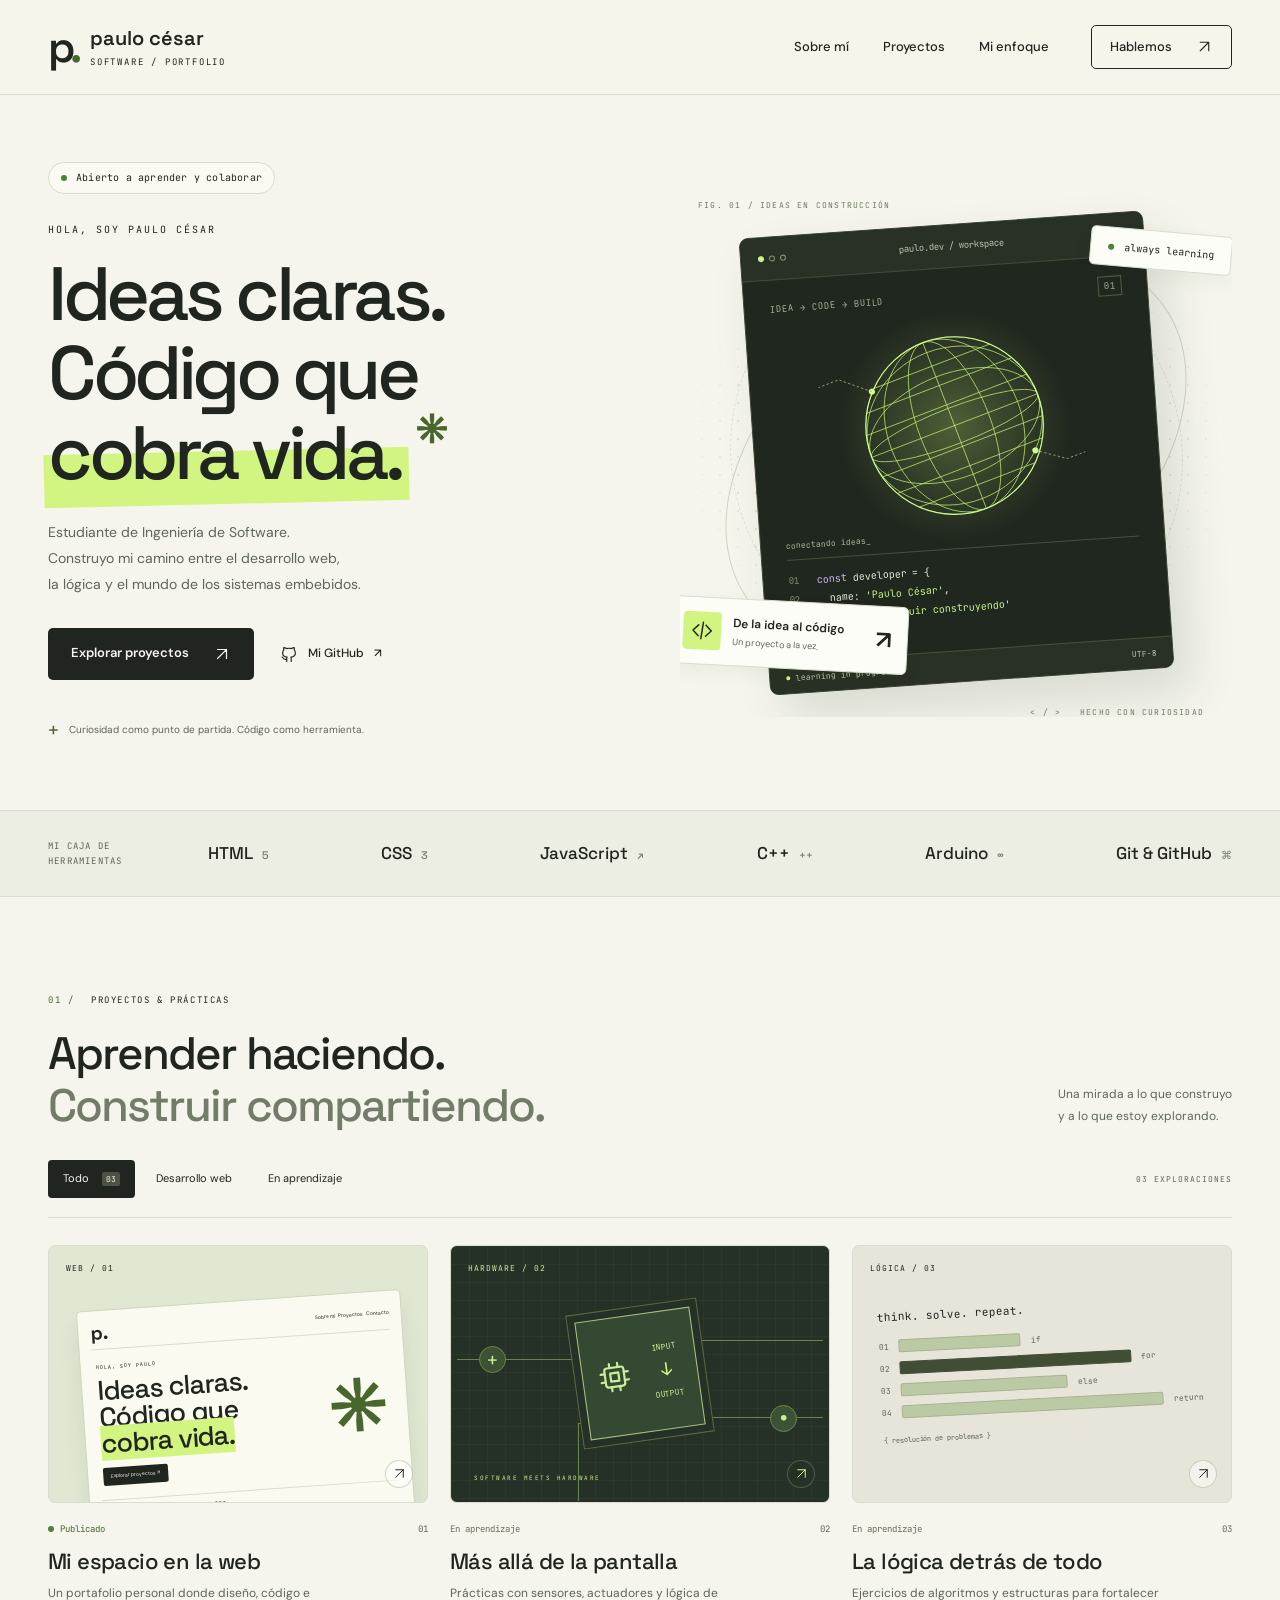
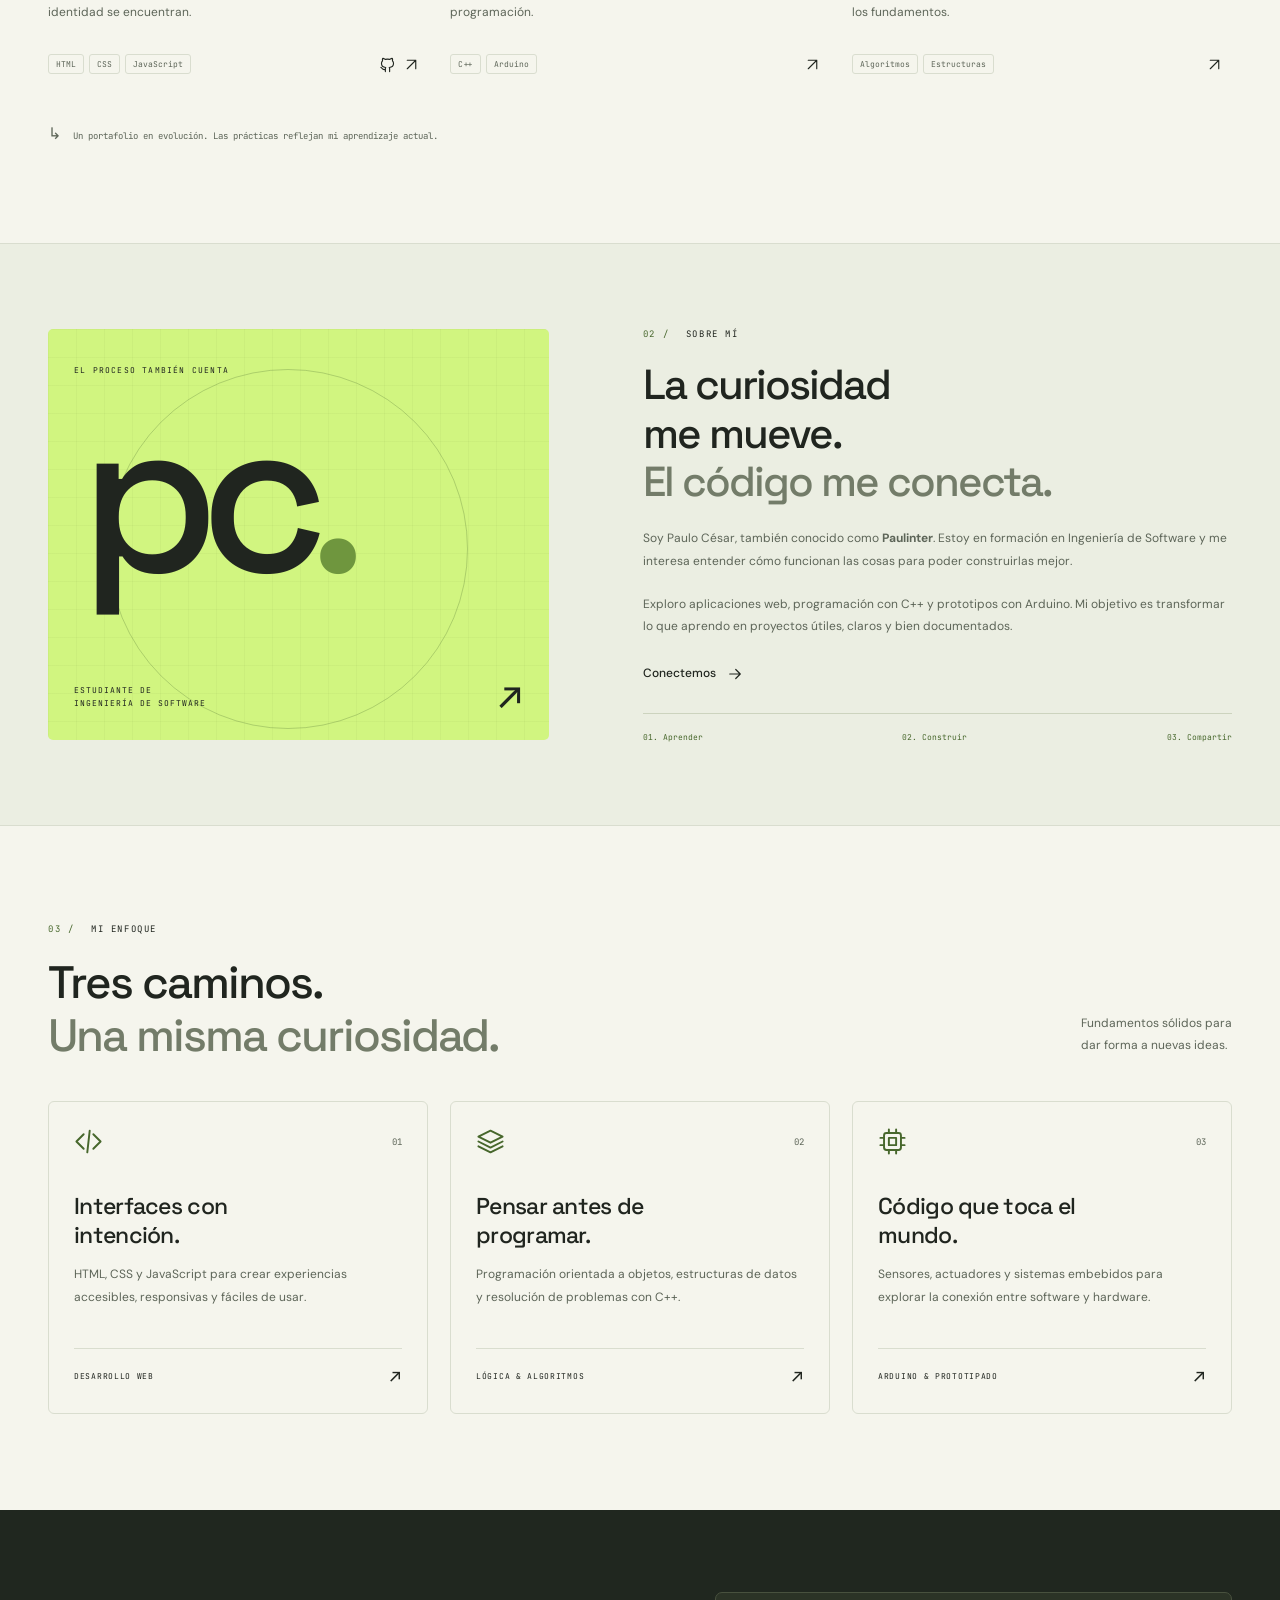
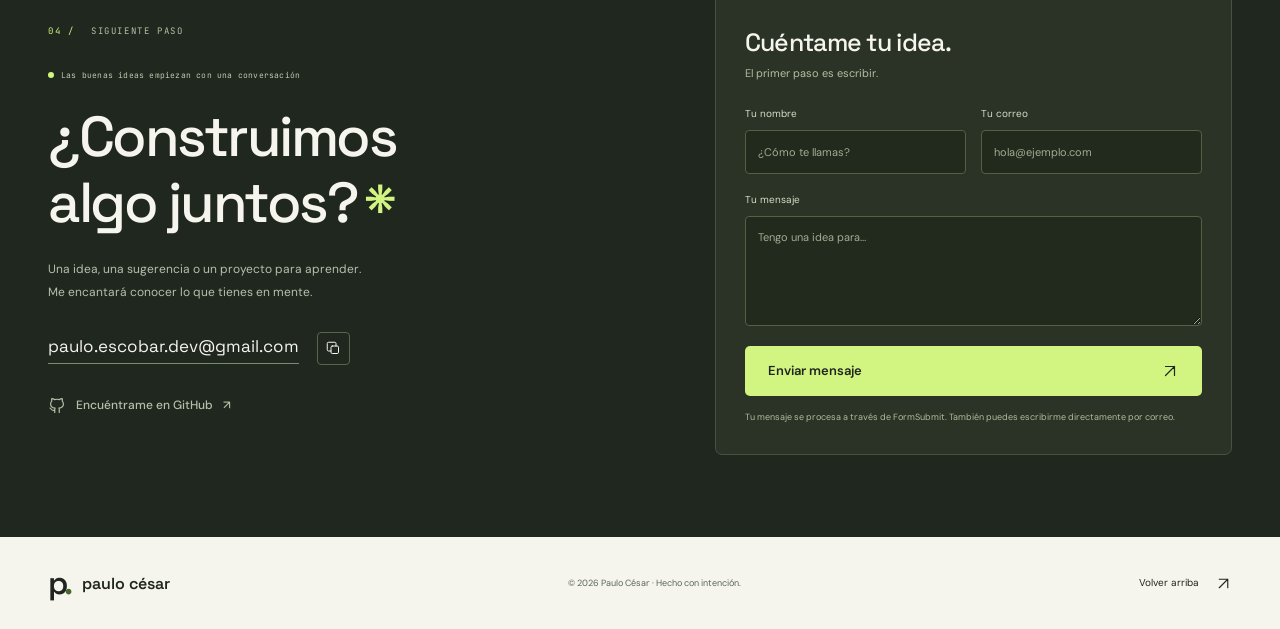
<file: index.html>
<!doctype html>
<html lang="es">
  <head>
    <meta charset="utf-8" />
    <meta name="viewport" content="width=device-width, initial-scale=1" />
    <meta
      name="description"
      content="Paulo César, estudiante de Ingeniería de Software. Portafolio de desarrollo web, C++ y Arduino. Aprender, construir y compartir."
    />
    <meta name="theme-color" content="#f5f5ed" />
    <meta property="og:title" content="Paulo César — Ideas claras. Código que cobra vida." />
    <meta
      property="og:description"
      content="Portafolio de desarrollo web, programación y prototipado. Aprender, construir y compartir."
    />
    <meta property="og:type" content="website" />
    <title>Paulo César — Portafolio de Software</title>
    <link rel="icon" href="favicon.ico" />
    <link rel="preconnect" href="https://fonts.googleapis.com" />
    <link rel="preconnect" href="https://fonts.gstatic.com" crossorigin />
    <link
      href="https://fonts.googleapis.com/css2?family=DM+Sans:wght@400;500;600;700&family=Space+Grotesk:wght@400;500;600;700&family=JetBrains+Mono:wght@400;500&display=swap"
      rel="stylesheet"
    />
    <link rel="stylesheet" href="css/style.css" />
    <script src="js/main.js" defer></script>
  </head>
  <body>
    <svg class="icon-definitions" xmlns="http://www.w3.org/2000/svg" aria-hidden="true">
      <defs>
        <symbol id="arrow" viewBox="0 0 24 24"><path d="M5 12h14m-6-6 6 6-6 6" /></symbol>
        <symbol id="diagonal" viewBox="0 0 24 24"><path d="M6 18 18 6M6 6h12v12" /></symbol>
        <symbol id="code" viewBox="0 0 24 24">
          <path d="m8 6-6 6 6 6m8-12 6 6-6 6m-3-15-2 18" />
        </symbol>
        <symbol id="chip" viewBox="0 0 24 24">
          <rect x="5" y="5" width="14" height="14" rx="2" />
          <path d="M9 9h6v6H9zM9 2v3m6-3v3M9 19v3m6-3v3M2 9h3m-3 6h3m14-6h3m-3 6h3" />
        </symbol>
        <symbol id="layers" viewBox="0 0 24 24">
          <path d="m12 3 10 5-10 5L2 8zm-10 9 10 5 10-5M2 16l10 5 10-5" />
        </symbol>
        <symbol id="github" viewBox="0 0 24 24">
          <path
            d="M9 19c-4.5 1.5-4.5-2.5-6.3-3M15 22v-3.5c0-1 .1-1.7-.5-2.3 4.5-.5 6-2.1 6-5.7 0-1.4-.5-2.7-1.5-3.7.2-1 .3-2.2-.1-3.3 0 0-1.1-.4-3.6 1.3a12.5 12.5 0 0 0-6.6 0C6.2 3.1 5.1 3.5 5.1 3.5c-.4 1.1-.3 2.3-.1 3.3-1 1-1.5 2.3-1.5 3.7 0 3.6 1.5 5.2 6 5.7-.6.6-.6 1.5-.5 2.3V22"
          />
        </symbol>
        <symbol id="copy" viewBox="0 0 24 24">
          <rect x="8" y="8" width="12" height="12" rx="2" />
          <path d="M16 8V4a2 2 0 0 0-2-2H4a2 2 0 0 0-2 2v10a2 2 0 0 0 2 2h4" />
        </symbol>
      </defs>
    </svg>
    <a class="skip-link" href="#contenido">Saltar al contenido</a>
    <header class="site-header">
      <nav class="wrap navigation" aria-label="Navegación principal">
        <a class="brand" href="#inicio" aria-label="Paulo César, inicio"
          ><span class="brand-mark">p<span>.</span></span
          ><span>paulo césar<span class="brand-sub">SOFTWARE / PORTFOLIO</span></span></a
        >
        <button
          class="menu-toggle"
          aria-expanded="false"
          aria-controls="navlinks"
          aria-label="Abrir menú"
        >
          <span></span><span></span>
        </button>
        <div class="navlinks" id="navlinks">
          <a href="#sobre-mi">Sobre mí</a><a href="#proyectos">Proyectos</a
          ><a href="#enfoque">Mi enfoque</a
          ><a class="nav-contact" href="#contacto"
            >Hablemos <svg class="icon"><use href="#diagonal" /></svg
          ></a>
        </div>
      </nav>
    </header>
    <main id="contenido">
      <section class="hero wrap" id="inicio" aria-labelledby="hero-title">
        <div class="hero-copy">
          <p class="availability">
            <span class="status-dot"></span> Abierto a aprender y colaborar
          </p>
          <p class="hero-intro">HOLA, SOY PAULO CÉSAR</p>
          <h1 id="hero-title">
            Ideas claras.<br />Código que<br /><span class="highlight">cobra vida.</span
            ><span class="title-period">*</span>
          </h1>
          <p class="lead">
            Estudiante de Ingeniería de Software.<br />Construyo mi camino entre el desarrollo
            web,<br class="desktop-break" />
            la lógica y el mundo de los sistemas embebidos.
          </p>
          <div class="actions">
            <a class="button primary" href="#proyectos"
              >Explorar proyectos <svg class="icon"><use href="#diagonal" /></svg></a
            ><a
              class="text-link"
              href="https://github.com/Paulinter"
              target="_blank"
              rel="noopener noreferrer"
              ><svg class="icon"><use href="#github" /></svg> Mi GitHub
              <span aria-hidden="true">↗</span></a
            >
          </div>
          <div class="hero-footnote">
            <span class="tiny-cross">+</span> Curiosidad como punto de partida. Código como
            herramienta.
          </div>
        </div>
        <div class="hero-visual" role="img" aria-label="Ilustración de código y una esfera digital">
          <span class="visual-coordinate">FIG. 01 / IDEAS EN CONSTRUCCIÓN</span>
          <div class="orbit orbit-one"></div>
          <div class="orbit orbit-two"></div>
          <div class="floating-label label-top">
            <span class="status-dot"></span> always learning
          </div>
          <div class="code-window">
            <div class="window-bar">
              <span class="window-dots"><i></i><i></i><i></i></span
              ><span>paulo.dev / workspace</span><span class="window-plus">+</span>
            </div>
            <div class="workspace-body">
              <div class="workspace-heading">
                <span class="mono">IDEA → CODE → BUILD</span><span class="workspace-index">01</span>
              </div>
              <div class="sphere-wrap">
                <svg class="digital-sphere" viewBox="0 0 320 320" fill="none">
                  <defs>
                    <radialGradient id="sphere-glow">
                      <stop stop-color="#d5ff78" stop-opacity=".26" />
                      <stop offset="1" stop-color="#c4ef6b" stop-opacity="0" />
                    </radialGradient>
                    <clipPath id="sphere-clip"><circle cx="160" cy="160" r="116" /></clipPath>
                  </defs>
                  <circle cx="160" cy="160" r="151" fill="url(#sphere-glow)" />
                  <g stroke="#c6f777" stroke-width=".85" clip-path="url(#sphere-clip)">
                    <circle cx="160" cy="160" r="116" />
                    <ellipse cx="160" cy="160" rx="88" ry="116" />
                    <ellipse cx="160" cy="160" rx="47" ry="116" />
                    <path d="M160 44v232M44 160h232" />
                    <ellipse cx="160" cy="160" rx="116" ry="24" />
                    <ellipse cx="160" cy="160" rx="116" ry="68" />
                    <ellipse cx="160" cy="160" rx="116" ry="102" />
                    <path d="M45 131h230M53 104h214M76 77h168M45 189h230M53 216h214M76 243h168" />
                  </g>
                  <circle cx="160" cy="160" r="116" stroke="#d0ff8a" stroke-width="1.5" />
                  <circle cx="75" cy="80" r="4" fill="#d0ff8a" />
                  <path
                    d="M75 80 40 50H12m235 178 35 25h25"
                    stroke="#a2b57f"
                    stroke-dasharray="3 3"
                  />
                  <circle cx="247" cy="228" r="4" fill="#d0ff8a" /></svg
                ><span class="sphere-caption">conectando ideas_</span>
              </div>
              <div class="code-snippet">
                <span class="line-number">01</span
                ><code><span class="syntax">const</span> developer = {</code
                ><span class="line-number">02</span
                ><code>&nbsp; name: <span class="code-string">'Paulo César'</span>,</code
                ><span class="line-number">03</span
                ><code>&nbsp; mindset: <span class="code-string">'seguir construyendo'</span></code
                ><span class="line-number">04</span><code>};<span class="code-caret"></span></code>
              </div>
            </div>
            <div class="window-footer">
              <span><span class="status-dot"></span> learning in progress</span><span>UTF-8</span>
            </div>
          </div>
          <div class="floating-label label-bottom">
            <span class="floating-icon"
              ><svg class="icon"><use href="#code" /></svg
            ></span>
            <div>De la idea al código<small>Un proyecto a la vez.</small></div>
            <span class="label-arrow">↗</span>
          </div>
          <span class="visual-bottom">&lt; / &gt; &nbsp; HECHO CON CURIOSIDAD</span>
        </div>
      </section>
      <div class="stack-strip">
        <div class="wrap">
          <span class="strip-label">MI CAJA DE HERRAMIENTAS</span>
          <ul aria-label="Tecnologías que estudio">
            <li>HTML<span>5</span></li>
            <li>CSS<span>3</span></li>
            <li>JavaScript<span>↗</span></li>
            <li>C++<span>++</span></li>
            <li>Arduino<span>∞</span></li>
            <li>Git & GitHub<span>⌘</span></li>
          </ul>
        </div>
      </div>
      <section class="section wrap" id="proyectos" aria-labelledby="projects-title">
        <div class="section-heading">
          <div>
            <p class="section-label"><span>01 /</span> PROYECTOS & PRÁCTICAS</p>
            <h2 id="projects-title">
              Aprender haciendo.<br /><span class="muted-heading">Construir compartiendo.</span>
            </h2>
          </div>
          <p class="section-summary">
            Una mirada a lo que construyo<br />y a lo que estoy explorando.
          </p>
        </div>
        <div class="project-toolbar">
          <div class="project-filters" role="group" aria-label="Filtrar proyectos">
            <button class="filter active" data-filter="all" aria-pressed="true">
              Todo <span>03</span></button
            ><button class="filter" data-filter="web" aria-pressed="false">Desarrollo web</button
            ><button class="filter" data-filter="learning" aria-pressed="false">
              En aprendizaje
            </button>
          </div>
          <span class="project-count" role="status" aria-live="polite">03 EXPLORACIONES</span>
        </div>
        <div class="project-grid">
          <article class="project-card featured" data-category="web">
            <button
              class="project-art portfolio-art"
              data-project="portfolio"
              aria-label="Ver detalles del portafolio web"
            >
              <span class="art-corner">WEB / 01</span
              ><span class="mini-browser" aria-hidden="true"
                ><span class="mini-nav"
                  ><b>p.</b><span>Sobre mí &nbsp; Proyectos &nbsp; Contacto</span></span
                ><span class="mini-hero"
                  ><span
                    ><small>HOLA, SOY PAULO</small
                    ><strong>Ideas claras.<br />Código que<br /><em>cobra vida.</em></strong
                    ><span class="mini-button">Explorar proyectos ↗</span></span
                  ><span class="mini-orb">*</span></span
                ><span class="mini-bottom"
                  >HTML &nbsp; / &nbsp; CSS &nbsp; / &nbsp; JAVASCRIPT</span
                ></span
              ><span class="art-open"
                ><svg class="icon"><use href="#diagonal" /></svg
              ></span>
            </button>
            <div class="project-info">
              <div class="project-meta">
                <span class="project-status"><span class="status-dot"></span> Publicado</span
                ><span>01</span>
              </div>
              <h3>Mi espacio en la web</h3>
              <p>Un portafolio personal donde diseño, código e identidad se encuentran.</p>
              <div class="project-bottom">
                <div class="tags"><span>HTML</span><span>CSS</span><span>JavaScript</span></div>
                <a
                  class="project-link"
                  href="https://github.com/Paulinter/PAGINA-WEB-BETA"
                  target="_blank"
                  rel="noopener noreferrer"
                  aria-label="Ver código del portafolio en GitHub"
                  ><svg class="icon"><use href="#github" /></svg
                  ><svg class="icon"><use href="#diagonal" /></svg
                ></a>
              </div>
            </div>
          </article>
          <article class="project-card" data-category="learning">
            <button
              class="project-art hardware-art"
              data-project="hardware"
              aria-label="Ver detalles de las prácticas con C++ y Arduino"
            >
              <span class="art-corner">HARDWARE / 02</span
              ><span class="circuit" aria-hidden="true"
                ><span class="circuit-wire wire-a"></span><span class="circuit-wire wire-b"></span
                ><span class="circuit-wire wire-c"></span
                ><span class="circuit-chip"
                  ><svg class="icon"><use href="#chip" /></svg
                  ><b>INPUT<br /><span>↓</span><br />OUTPUT</b></span
                ><span class="circuit-node node-a">+</span><span class="circuit-node node-b">●</span
                ><span class="circuit-caption">SOFTWARE MEETS HARDWARE</span></span
              ><span class="art-open"
                ><svg class="icon"><use href="#diagonal" /></svg
              ></span>
            </button>
            <div class="project-info">
              <div class="project-meta">
                <span class="project-status learning-status">En aprendizaje</span><span>02</span>
              </div>
              <h3>Más allá de la pantalla</h3>
              <p>Prácticas con sensores, actuadores y lógica de programación.</p>
              <div class="project-bottom">
                <div class="tags"><span>C++</span><span>Arduino</span></div>
                <button
                  class="project-link"
                  data-project="hardware"
                  aria-label="Ver prácticas de Arduino"
                >
                  <svg class="icon"><use href="#diagonal" /></svg>
                </button>
              </div>
            </div>
          </article>
          <article class="project-card" data-category="learning">
            <button
              class="project-art algorithm-art"
              data-project="algorithms"
              aria-label="Ver detalles de algoritmos y estructuras"
            >
              <span class="art-corner">LÓGICA / 03</span
              ><span class="algorithm-graphic" aria-hidden="true"
                ><span class="algorithm-label">think. solve. repeat.</span
                ><span class="algorithm-row"
                  ><span>01</span><i style="--bar: 38%"></i><b>if</b></span
                ><span class="algorithm-row"
                  ><span>02</span><i style="--bar: 72%"></i><b>for</b></span
                ><span class="algorithm-row"
                  ><span>03</span><i style="--bar: 52%"></i><b>else</b></span
                ><span class="algorithm-row"
                  ><span>04</span><i style="--bar: 90%"></i><b>return</b></span
                ><span class="algorithm-end">{ resolución de problemas }</span></span
              ><span class="art-open"
                ><svg class="icon"><use href="#diagonal" /></svg
              ></span>
            </button>
            <div class="project-info">
              <div class="project-meta">
                <span class="project-status learning-status">En aprendizaje</span><span>03</span>
              </div>
              <h3>La lógica detrás de todo</h3>
              <p>Ejercicios de algoritmos y estructuras para fortalecer los fundamentos.</p>
              <div class="project-bottom">
                <div class="tags"><span>Algoritmos</span><span>Estructuras</span></div>
                <button
                  class="project-link"
                  data-project="algorithms"
                  aria-label="Ver prácticas de algoritmos"
                >
                  <svg class="icon"><use href="#diagonal" /></svg>
                </button>
              </div>
            </div>
          </article>
        </div>
        <p class="projects-note">
          <span aria-hidden="true">↳</span> Un portafolio en evolución. Las prácticas reflejan mi
          aprendizaje actual.
        </p>
      </section>
      <section class="about-section" id="sobre-mi" aria-labelledby="about-title">
        <div class="wrap about-grid">
          <div class="about-art" aria-hidden="true">
            <span class="about-art-label">EL PROCESO TAMBIÉN CUENTA</span
            ><span class="about-monogram">pc<span>.</span></span>
            <div class="about-art-footer">
              <span>ESTUDIANTE DE<br />INGENIERÍA DE SOFTWARE</span><span>↗</span>
            </div>
          </div>
          <div class="about-copy">
            <p class="section-label"><span>02 /</span> SOBRE MÍ</p>
            <h2 id="about-title">
              La curiosidad<br />me mueve.<br /><span class="muted-heading"
                >El código me conecta.</span
              >
            </h2>
            <p>
              Soy Paulo César, también conocido como <strong>Paulinter</strong>. Estoy en formación
              en Ingeniería de Software y me interesa entender cómo funcionan las cosas para poder
              construirlas mejor.
            </p>
            <p>
              Exploro aplicaciones web, programación con C++ y prototipos con Arduino. Mi objetivo
              es transformar lo que aprendo en proyectos útiles, claros y bien documentados.
            </p>
            <a class="text-link" href="#contacto"
              >Conectemos <svg class="icon"><use href="#arrow" /></svg
            ></a>
            <div class="about-principles">
              <span>01. Aprender</span><span>02. Construir</span><span>03. Compartir</span>
            </div>
          </div>
        </div>
      </section>
      <section class="section wrap" id="enfoque" aria-labelledby="focus-title">
        <div class="section-heading">
          <div>
            <p class="section-label"><span>03 /</span> MI ENFOQUE</p>
            <h2 id="focus-title">
              Tres caminos.<br /><span class="muted-heading">Una misma curiosidad.</span>
            </h2>
          </div>
          <p class="section-summary">Fundamentos sólidos para<br />dar forma a nuevas ideas.</p>
        </div>
        <div class="focus-grid">
          <article class="focus-card">
            <div class="focus-card-top">
              <svg class="icon"><use href="#code" /></svg><span>01</span>
            </div>
            <h3>Interfaces con intención.</h3>
            <p>
              HTML, CSS y JavaScript para crear experiencias accesibles, responsivas y fáciles de
              usar.
            </p>
            <div class="focus-foot">DESARROLLO WEB <span>↗</span></div>
          </article>
          <article class="focus-card">
            <div class="focus-card-top">
              <svg class="icon"><use href="#layers" /></svg><span>02</span>
            </div>
            <h3>Pensar antes de programar.</h3>
            <p>
              Programación orientada a objetos, estructuras de datos y resolución de problemas con
              C++.
            </p>
            <div class="focus-foot">LÓGICA & ALGORITMOS <span>↗</span></div>
          </article>
          <article class="focus-card">
            <div class="focus-card-top">
              <svg class="icon"><use href="#chip" /></svg><span>03</span>
            </div>
            <h3>Código que toca el mundo.</h3>
            <p>
              Sensores, actuadores y sistemas embebidos para explorar la conexión entre software y
              hardware.
            </p>
            <div class="focus-foot">ARDUINO & PROTOTIPADO <span>↗</span></div>
          </article>
        </div>
      </section>
      <section class="contact-section" id="contacto" aria-labelledby="contact-title">
        <div class="wrap contact-grid">
          <div class="contact-copy">
            <p class="section-label"><span>04 /</span> SIGUIENTE PASO</p>
            <p class="availability">
              <span class="status-dot"></span> Las buenas ideas empiezan con una conversación
            </p>
            <h2 id="contact-title">
              ¿Construimos<br /><span>algo juntos?</span
              ><span class="contact-star" aria-hidden="true">*</span>
            </h2>
            <p>
              Una idea, una sugerencia o un proyecto para aprender.<br />Me encantará conocer lo que
              tienes en mente.
            </p>
            <div class="email-row">
              <a href="mailto:paulo.escobar.dev@gmail.com">paulo.escobar.dev@gmail.com</a
              ><button class="copy-email" aria-label="Copiar correo electrónico">
                <svg class="icon"><use href="#copy" /></svg>
              </button>
            </div>
            <a
              class="text-link"
              href="https://github.com/Paulinter"
              target="_blank"
              rel="noopener noreferrer"
              ><svg class="icon"><use href="#github" /></svg> Encuéntrame en GitHub
              <span>↗</span></a
            >
          </div>
          <form
            class="contact-form"
            action="https://formsubmit.co/paulo.escobar.dev@gmail.com"
            method="POST"
          >
            <h3>Cuéntame tu idea.</h3>
            <p class="form-intro">El primer paso es escribir.</p>
            <input
              type="hidden"
              name="_subject"
              value="Nuevo mensaje desde el portafolio de Paulo César"
            /><input type="hidden" name="_template" value="table" /><input
              type="hidden"
              name="_captcha"
              value="false"
            /><input
              type="hidden"
              name="_next"
              value="https://pagina-web-beta.onrender.com/?enviado=1#contacto"
            /><input
              class="honeypot"
              type="text"
              name="_honey"
              tabindex="-1"
              autocomplete="off"
              aria-hidden="true"
            />
            <div class="form-row">
              <label for="nombre"
                >Tu nombre<input
                  id="nombre"
                  name="nombre"
                  type="text"
                  autocomplete="name"
                  placeholder="¿Cómo te llamas?"
                  maxlength="100"
                  required /></label
              ><label for="email"
                >Tu correo<input
                  id="email"
                  name="email"
                  type="email"
                  autocomplete="email"
                  placeholder="hola@ejemplo.com"
                  maxlength="254"
                  required
              /></label>
            </div>
            <label for="mensaje"
              >Tu mensaje<textarea
                id="mensaje"
                name="mensaje"
                placeholder="Tengo una idea para…"
                maxlength="5000"
                required
              ></textarea></label
            ><button class="button primary" type="submit">
              <span>Enviar mensaje</span><svg class="icon"><use href="#diagonal" /></svg>
            </button>
            <p class="form-help">
              Tu mensaje se procesa a través de FormSubmit. También puedes escribirme directamente
              por correo.
            </p>
            <p class="form-feedback" role="status" aria-live="polite"></p>
          </form>
        </div>
      </section>
    </main>
    <footer class="wrap footer">
      <a class="brand" href="#inicio"
        ><span class="brand-mark">p<span>.</span></span
        ><span>paulo césar</span></a
      >
      <p>© <span id="year">2026</span> Paulo César · Hecho con intención.</p>
      <a class="back-top" href="#inicio"
        >Volver arriba <svg class="icon"><use href="#diagonal" /></svg
      ></a>
    </footer>
    <dialog class="project-dialog" aria-labelledby="dialog-title">
      <button class="dialog-close" aria-label="Cerrar detalles">×</button>
      <p class="section-label" id="dialog-category"></p>
      <h2 id="dialog-title"></h2>
      <p id="dialog-description"></p>
      <ul id="dialog-details"></ul>
      <a
        class="button primary"
        id="dialog-repo"
        href="https://github.com/Paulinter/PAGINA-WEB-BETA"
        target="_blank"
        rel="noopener noreferrer"
        >Explorar repositorio <svg class="icon"><use href="#diagonal" /></svg
      ></a>
      <p class="dialog-note" id="dialog-note"></p>
    </dialog>
    <div class="toast" role="status" aria-live="polite"></div>
  </body>
</html>
</file>
<file: css/style.css>
/* Paulo César — editorial portfolio. Native CSS, no build step. */
:root {
  --paper: #f5f5ed;
  --white: #fdfdf8;
  --ink: #20251f;
  --muted: #5d6558;
  --line: #d9ddcf;
  --lime: #d1f580;
  --green: #47672c;
  --dark: #20271f;
  --sans: 'DM Sans', sans-serif;
  --display: 'Space Grotesk', sans-serif;
  --mono: 'JetBrains Mono', monospace;
}
*,
*::before,
*::after {
  box-sizing: border-box;
}
* {
  margin: 0;
}
html {
  scroll-behavior: smooth;
  scroll-padding-top: 105px;
}
body {
  background: var(--paper);
  color: var(--ink);
  font-family: var(--sans);
  line-height: 1.6;
  -webkit-font-smoothing: antialiased;
}
button,
input,
textarea {
  font: inherit;
}
button,
a {
  -webkit-tap-highlight-color: transparent;
}
button {
  cursor: pointer;
}
a {
  color: inherit;
  text-decoration: none;
}
button {
  color: inherit;
}
::selection {
  background: var(--lime);
  color: var(--ink);
}
:focus-visible {
  outline: 3px solid var(--green);
  outline-offset: 5px;
}
button[hidden],
a[hidden],
[hidden] {
  display: none !important;
}
.wrap {
  width: min(1240px, calc(100% - 96px));
  margin-inline: auto;
}
.icon {
  width: 22px;
  height: 22px;
  fill: none;
  stroke: currentColor;
  stroke-width: 1.6;
  stroke-linecap: round;
  stroke-linejoin: round;
  flex-shrink: 0;
}
.icon-definitions {
  position: absolute;
  width: 0;
  height: 0;
  overflow: hidden;
}
.skip-link {
  position: fixed;
  top: -80px;
  left: 20px;
  padding: 12px 20px;
  background: var(--ink);
  color: var(--white);
  z-index: 300;
}
.skip-link:focus {
  top: 10px;
}
.site-header {
  position: sticky;
  top: 0;
  z-index: 50;
  background: rgba(245, 245, 237, 0.95);
  border-bottom: 1px solid var(--line);
  backdrop-filter: blur(12px);
  transition: box-shadow 0.2s;
}
.site-header.scrolled {
  box-shadow: 0 5px 24px #20251f08;
}
.navigation {
  height: 94px;
  display: flex;
  align-items: center;
  justify-content: space-between;
  gap: 32px;
}
.brand {
  display: inline-flex;
  align-items: center;
  gap: 13px;
  font-family: var(--display);
  font-weight: 600;
  font-size: 20px;
  line-height: 1.2;
  white-space: nowrap;
}
.brand-mark {
  font-size: 43px;
  letter-spacing: -5px;
  line-height: 1;
}
.brand-mark > span {
  color: var(--green);
}
.brand-sub {
  display: block;
  font-family: var(--mono);
  font-size: 9px;
  font-weight: 400;
  letter-spacing: 1.8px;
  margin-top: 7px;
}
.navlinks {
  display: flex;
  align-items: center;
  gap: 34px;
  font-size: 13px;
  font-weight: 500;
}
.navlinks > a {
  padding-block: 12px;
  transition: color 0.2s;
}
.navlinks > a:hover,
.navlinks > a.active {
  color: var(--green);
}
.navlinks > .nav-contact {
  display: flex;
  gap: 24px;
  align-items: center;
  border: 1px solid var(--ink);
  border-radius: 5px;
  padding: 11px 18px;
  margin-left: 8px;
}
.nav-contact:hover {
  background: var(--lime);
}
.nav-contact .icon {
  width: 17px;
  height: 17px;
}
.menu-toggle {
  display: none;
}
.hero {
  display: grid;
  grid-template-columns: 1.08fr 1fr;
  gap: 36px;
  align-items: center;
  padding-block: 67px 66px;
  min-height: 690px;
}
.availability {
  display: flex;
  align-items: center;
  gap: 9px;
  font-family: var(--mono);
  font-size: 10px;
  letter-spacing: 0.2px;
}
.hero-copy > .availability {
  display: inline-flex;
  border: 1px solid var(--line);
  border-radius: 100px;
  padding: 7px 12px;
  background: #fafaf3;
}
.status-dot {
  display: inline-block;
  width: 6px;
  height: 6px;
  border-radius: 50%;
  background: #537f35;
  flex-shrink: 0;
}
.hero-intro {
  font-family: var(--mono);
  font-size: 10px;
  letter-spacing: 2px;
  margin-top: 28px;
  margin-bottom: 17px;
}
h1,
h2,
h3 {
  font-family: var(--display);
  font-weight: 500;
}
h1 {
  font-size: clamp(50px, 5.9vw, 81px);
  line-height: 1.05;
  letter-spacing: -4.5px;
  position: relative;
}
.highlight {
  position: relative;
  z-index: 0;
  white-space: nowrap;
}
.highlight::after {
  content: '';
  position: absolute;
  inset: 48% -7px -3px -4px;
  background: var(--lime);
  z-index: -1;
  transform: rotate(-1.3deg);
}
.title-period {
  color: var(--green);
  font-size: 68px;
  line-height: 0;
  display: inline-block;
  vertical-align: top;
  margin: 24px 0 0 12px;
}
.lead {
  font-size: 14px;
  color: var(--muted);
  line-height: 1.85;
  margin-top: 27px;
}
.actions {
  display: flex;
  align-items: center;
  gap: 26px;
  margin-top: 30px;
}
.button {
  display: inline-flex;
  justify-content: center;
  align-items: center;
  gap: 24px;
  padding: 15px 22px;
  min-height: 52px;
  border: 1px solid transparent;
  border-radius: 5px;
  font-size: 13px;
  font-weight: 600;
  line-height: 1.3;
  transition:
    background 0.2s,
    transform 0.2s;
}
.button.primary {
  background: var(--ink);
  color: var(--paper);
}
.button.primary:hover {
  background: #35422d;
  transform: translateY(-2px);
}
.button .icon {
  width: 18px;
  height: 18px;
}
.text-link {
  display: inline-flex;
  align-items: center;
  gap: 10px;
  font-size: 12px;
  font-weight: 500;
  padding-block: 8px;
}
.text-link:hover {
  color: var(--green);
}
.text-link .icon {
  width: 18px;
  height: 18px;
}
.hero-footnote {
  display: flex;
  align-items: center;
  gap: 10px;
  margin-top: 36px;
  font-size: 10px;
  color: var(--muted);
}
.tiny-cross {
  font-size: 18px;
  font-family: var(--mono);
  color: var(--green);
}
.hero-visual {
  overflow: clip;
  height: 528px;
  position: relative;
  display: flex;
  align-items: center;
  justify-content: center;
  isolation: isolate;
}
.hero-visual::before {
  content: '';
  position: absolute;
  inset: 25px -5px;
  background-image: radial-gradient(#b9c1ac 0.8px, transparent 0.8px);
  background-size: 18px 18px;
  mask-image: radial-gradient(ellipse, #000 25%, transparent 70%);
  z-index: -2;
}
.visual-coordinate,
.visual-bottom {
  position: absolute;
  font: 8px var(--mono);
  color: #707a65;
  letter-spacing: 1.2px;
}
.visual-coordinate {
  top: 11px;
  left: 18px;
}
.visual-bottom {
  bottom: 0;
  right: 28px;
}
.orbit {
  position: absolute;
  border: 1px solid #cdd3be;
  z-index: -1;
  border-radius: 50%;
  width: 510px;
  height: 340px;
  transform: rotate(-35deg);
}
.orbit-two {
  width: 455px;
  height: 435px;
  transform: rotate(20deg);
  border-style: dashed;
  opacity: 0.6;
}
.code-window {
  background: var(--dark);
  color: var(--paper);
  width: 405px;
  border: 1px solid #3b4635;
  border-radius: 9px;
  overflow: hidden;
  box-shadow: 16px 25px 48px #26321b22;
  transform: rotate(-4deg);
  transition: transform 0.5s;
}
.hero-visual:hover .code-window {
  transform: rotate(-2deg);
}
.window-bar {
  height: 43px;
  border-bottom: 1px solid #414a38;
  display: flex;
  align-items: center;
  justify-content: space-between;
  padding: 0 17px;
  font: 9px var(--mono);
  color: #bcc4b0;
  background: #293025;
}
.window-dots {
  display: flex;
  gap: 5px;
}
.window-dots i {
  width: 6px;
  height: 6px;
  border: 1px solid #879278;
  border-radius: 50%;
}
.window-dots i:first-child {
  background: #d1f580;
  border-color: #d1f580;
}
.window-plus {
  font-size: 17px;
}
.workspace-body {
  padding: 19px 25px 17px;
}
.workspace-heading {
  display: flex;
  align-items: center;
  justify-content: space-between;
  color: #a5b193;
  font: 9px var(--mono);
  letter-spacing: 1px;
}
.workspace-index {
  border: 1px solid #4f5e3f;
  padding: 3px 5px;
}
.sphere-wrap {
  position: relative;
  width: 100%;
  height: 245px;
  margin-top: -4px;
}
.digital-sphere {
  height: 100%;
  width: 100%;
  transform: rotate(-17deg);
}
.sphere-caption {
  position: absolute;
  bottom: 9px;
  left: 0;
  font: 8px var(--mono);
  color: #aab99b;
}
.code-snippet {
  border-top: 1px solid #46503c;
  padding-top: 14px;
  display: grid;
  grid-template-columns: 22px 1fr;
  gap: 6px;
  font: 10px var(--mono);
  color: #e3e8da;
}
.line-number {
  font-size: 9px;
  color: #859377;
}
.code-snippet code {
  font: inherit;
}
.syntax {
  color: #d1b1fa;
}
.code-string {
  color: #c7f582;
}
.code-caret {
  display: inline-block;
  height: 11px;
  width: 5px;
  background: #d1f580;
  margin-left: 5px;
  vertical-align: middle;
  animation: blink 1.4s steps(2, end) infinite;
}
.window-footer {
  border-top: 1px solid #455039;
  padding: 10px 16px;
  display: flex;
  justify-content: space-between;
  background: #293025;
  font: 8px var(--mono);
  color: #bac5af;
}
.window-footer > span:first-child {
  display: flex;
  gap: 6px;
  align-items: center;
}
.window-footer .status-dot {
  background: var(--lime);
  width: 4px;
  height: 4px;
}
.floating-label {
  position: absolute;
  z-index: 2;
  background: var(--white);
  border: 1px solid var(--line);
  box-shadow: 0 7px 18px #29351b0d;
}
.label-top {
  right: 0;
  top: 42px;
  padding: 12px 17px;
  display: flex;
  gap: 10px;
  align-items: center;
  transform: rotate(5deg);
  border-radius: 5px;
  font: 10px var(--mono);
}
.label-bottom {
  left: -13px;
  bottom: 48px;
  padding: 13px 15px;
  display: flex;
  align-items: center;
  gap: 12px;
  border-radius: 6px;
  transform: rotate(3deg);
  font-size: 12px;
  font-weight: 600;
}
.floating-icon {
  background: var(--lime);
  width: 38px;
  height: 38px;
  border-radius: 4px;
  display: grid;
  place-items: center;
}
.label-bottom small {
  display: block;
  color: var(--muted);
  font-size: 9px;
  font-weight: 400;
  margin-top: 2px;
}
.label-arrow {
  font-size: 25px;
  margin-left: 20px;
}
.stack-strip {
  border-block: 1px solid var(--line);
  background: #eceee3;
}
.stack-strip > .wrap {
  display: flex;
  align-items: center;
  gap: 45px;
  min-height: 85px;
}
.strip-label {
  max-width: 115px;
  font: 9px/1.7 var(--mono);
  letter-spacing: 1.2px;
  color: var(--muted);
}
.stack-strip ul {
  display: flex;
  list-style: none;
  padding: 0;
  flex: 1;
  justify-content: space-between;
  gap: 26px;
  align-items: center;
}
.stack-strip li {
  font-family: var(--display);
  font-size: 17px;
  font-weight: 500;
  white-space: nowrap;
}
.stack-strip li span {
  margin-left: 9px;
  font-size: 11px;
  color: #728166;
}
.section {
  padding-block: 96px;
}
.section-heading {
  display: flex;
  justify-content: space-between;
  align-items: end;
  gap: 24px;
}
.section-label {
  font: 9px/1.6 var(--mono);
  letter-spacing: 1.6px;
  margin-bottom: 19px;
}
.section-label > span {
  color: var(--green);
  margin-right: 10px;
}
h2 {
  font-size: clamp(30px, 3.55vw, 48px);
  line-height: 1.16;
  letter-spacing: -2px;
}
.muted-heading {
  color: #737c69;
}
.section-summary {
  font-size: 12px;
  line-height: 1.8;
  color: var(--muted);
  padding-bottom: 5px;
}
.project-toolbar {
  display: flex;
  align-items: center;
  justify-content: space-between;
  border-bottom: 1px solid var(--line);
  padding-block: 28px 19px;
  margin-bottom: 27px;
  gap: 16px;
}
.project-filters {
  display: flex;
  gap: 6px;
  flex-wrap: wrap;
}
.filter {
  background: transparent;
  border: 1px solid transparent;
  border-radius: 4px;
  padding: 9px 14px;
  font-size: 11px;
}
.filter.active {
  background: var(--ink);
  color: var(--paper);
}
.filter:not(.active):hover {
  border-color: var(--line);
}
.filter > span {
  font: 8px var(--mono);
  background: #4b5344;
  padding: 2px 4px;
  margin-left: 10px;
  border-radius: 2px;
}
.project-count {
  font: 8px var(--mono);
  letter-spacing: 1px;
  color: var(--muted);
}
.project-grid {
  display: grid;
  grid-template-columns: repeat(3, minmax(0, 1fr));
  gap: 22px;
}
.project-card {
  min-width: 0;
}
.project-art {
  height: 258px;
  width: 100%;
  border: 1px solid var(--line);
  border-radius: 7px;
  position: relative;
  overflow: hidden;
  display: block;
  text-align: left;
  transition:
    transform 0.25s,
    box-shadow 0.25s;
}
.project-art:hover {
  transform: translateY(-4px);
  box-shadow: 0 10px 25px #27321d12;
}
.art-corner {
  position: absolute;
  left: 17px;
  top: 17px;
  font: 8px var(--mono);
  letter-spacing: 1px;
}
.art-open {
  position: absolute;
  bottom: 14px;
  right: 14px;
  width: 28px;
  height: 28px;
  border: 1px solid #8e9e7466;
  background: #ffffff80;
  border-radius: 50%;
  display: grid;
  place-items: center;
}
.art-open .icon {
  width: 15px;
  height: 15px;
}
.portfolio-art {
  background: #e0e8d3;
}
.mini-browser {
  width: 86%;
  background: #fafaf0;
  border: 1px solid #ced7bc;
  box-shadow: 0 15px 20px #35402518;
  border-radius: 5px;
  position: absolute;
  top: 54px;
  left: 9%;
  transform: rotate(-4deg);
  padding: 12px;
}
.mini-nav {
  display: flex;
  align-items: center;
  justify-content: space-between;
  border-bottom: 1px solid #d9ddcf;
  padding-bottom: 7px;
  font-size: 5px;
}
.mini-nav > b {
  font: 700 19px/1 var(--display);
}
.mini-hero {
  display: flex;
  align-items: center;
  justify-content: space-between;
  padding: 14px 3px;
}
.mini-hero small {
  font: 5px var(--mono);
  letter-spacing: 1px;
  display: block;
  margin-bottom: 7px;
}
.mini-hero strong {
  font: 500 27px/0.99 var(--display);
  letter-spacing: -1px;
  display: block;
}
.mini-hero em {
  font-style: normal;
  background: var(--lime);
}
.mini-button {
  display: inline-block;
  background: var(--ink);
  color: var(--paper);
  font-size: 5px;
  padding: 5px 8px;
  margin-top: 10px;
  border-radius: 2px;
}
.mini-orb {
  font-family: var(--display);
  font-size: 126px;
  line-height: 0.5;
  color: var(--green);
  margin-top: 30px;
}
.mini-bottom {
  font: 5px var(--mono);
  letter-spacing: 1px;
  border-top: 1px solid var(--line);
  padding-top: 7px;
}
.hardware-art {
  background: #253127;
  color: #cbed9a;
  background-image:
    linear-gradient(#b4d3900a 1px, transparent 1px),
    linear-gradient(90deg, #b4d3900a 1px, transparent 1px);
  background-size: 18px 18px;
}
.hardware-art .art-open {
  color: var(--lime);
  background: #263126;
}
.circuit {
  height: 100%;
  position: relative;
}
.circuit-chip {
  position: absolute;
  top: 67px;
  left: 50%;
  transform: translateX(-50%) rotate(-8deg);
  border: 1px solid #a6c484;
  background: #354831;
  box-shadow:
    0 0 0 7px #253127,
    0 0 0 8px #536e43;
  width: 116px;
  height: 119px;
  padding: 15px;
  display: flex;
  align-items: center;
  justify-content: space-between;
}
.circuit-chip .icon {
  width: 33px;
  height: 33px;
}
.circuit-chip b {
  font: 8px/1.8 var(--mono);
  text-align: center;
}
.circuit-chip b span {
  color: var(--lime);
  font-size: 18px;
}
.circuit-wire {
  position: absolute;
  border: 1px solid #66844c;
}
.wire-a {
  top: 112px;
  left: 0;
  width: 40%;
  height: 52px;
  border-left: 0;
  border-bottom: 0;
}
.wire-b {
  top: 93px;
  right: 0;
  width: 35%;
  height: 78px;
  border-right: 0;
}
.wire-c {
  left: 33%;
  bottom: 0;
  height: 78px;
  width: 34px;
  border-bottom: 0;
  border-right: 0;
}
.circuit-node {
  position: absolute;
  font: 18px var(--mono);
  width: 27px;
  height: 27px;
  background: #3d5134;
  border: 1px solid #6a874d;
  display: grid;
  place-items: center;
  border-radius: 50%;
}
.node-a {
  left: 22px;
  top: 99px;
}
.node-b {
  right: 26px;
  top: 158px;
  font-size: 9px;
}
.circuit-caption {
  position: absolute;
  bottom: 19px;
  left: 17px;
  font: 6px var(--mono);
  letter-spacing: 1.5px;
}
.algorithm-art {
  background: #e7e5da;
}
.algorithm-graphic {
  position: absolute;
  inset: 56px 28px 23px;
  transform: rotate(-3deg);
}
.algorithm-label {
  font: 11px var(--mono);
  display: block;
  margin-bottom: 16px;
}
.algorithm-row {
  display: flex;
  align-items: center;
  gap: 10px;
  margin: 9px 0;
}
.algorithm-row > span {
  font: 8px var(--mono);
  color: var(--muted);
}
.algorithm-row > i {
  height: 13px;
  width: var(--bar);
  background: #bcc9a5;
  border: 1px solid #a6b58e;
  border-radius: 2px;
}
.algorithm-row:nth-child(3) > i {
  background: #414e35;
  border-color: #414e35;
}
.algorithm-row > b {
  font: 8px var(--mono);
  color: var(--muted);
}
.algorithm-end {
  font: 7px var(--mono);
  display: block;
  margin-top: 17px;
  color: var(--muted);
}
.project-info {
  padding: 20px 0 4px;
}
.project-meta {
  display: flex;
  justify-content: space-between;
  align-items: center;
  color: var(--muted);
  font: 9px var(--mono);
  margin-bottom: 12px;
}
.project-status {
  display: flex;
  align-items: center;
  gap: 6px;
  color: var(--green);
}
.learning-status {
  color: #6a6d59;
}
.project-info h3 {
  font-size: 22px;
  line-height: 1.3;
  letter-spacing: -0.6px;
  margin-bottom: 9px;
}
.project-info p {
  font-size: 12px;
  color: var(--muted);
  max-width: 310px;
  min-height: 43px;
}
.project-bottom {
  display: flex;
  align-items: center;
  justify-content: space-between;
  gap: 5px;
  margin-top: 19px;
}
.tags {
  display: flex;
  gap: 5px;
  flex-wrap: wrap;
}
.tags span {
  border: 1px solid var(--line);
  border-radius: 3px;
  padding: 4px 7px;
  font: 8px var(--mono);
  color: var(--muted);
}
.project-link {
  border: 0;
  background: transparent;
  display: flex;
  gap: 7px;
  align-items: center;
  justify-content: center;
  padding: 8px;
  min-width: 36px;
  min-height: 36px;
}
.project-link .icon {
  width: 17px;
  height: 17px;
}
.project-link:hover {
  color: var(--green);
  background: #e6ebdb;
  border-radius: 4px;
}
.projects-note {
  font: 9px/1.7 var(--mono);
  color: var(--muted);
  margin-top: 34px;
}
.projects-note > span {
  font-size: 16px;
  margin-right: 7px;
}
.about-section {
  background: #ebeee2;
  border-block: 1px solid var(--line);
  padding-block: 83px;
}
.about-grid {
  display: grid;
  grid-template-columns: 0.85fr 1fr;
  gap: 94px;
  align-items: center;
}
.about-art {
  position: relative;
  border-radius: 5px;
  background: var(--lime);
  height: 411px;
  padding: 26px;
  overflow: hidden;
  background-image:
    linear-gradient(#47672c0b 1px, transparent 1px),
    linear-gradient(90deg, #47672c0b 1px, transparent 1px);
  background-size: 28px 28px;
}
.about-art::after {
  content: '';
  border: 1px solid #47672c45;
  width: 360px;
  height: 360px;
  border-radius: 50%;
  position: absolute;
  left: 60px;
  top: 40px;
  pointer-events: none;
}
.about-art-label {
  font: 8px var(--mono);
  letter-spacing: 1.2px;
}
.about-monogram {
  position: absolute;
  left: 32px;
  top: 36px;
  font: 500 218px/1.2 var(--display);
  letter-spacing: -20px;
  z-index: 1;
}
.about-monogram > span {
  color: #6f963e;
}
.about-art-footer {
  display: flex;
  justify-content: space-between;
  align-items: center;
  position: absolute;
  bottom: 24px;
  left: 26px;
  right: 26px;
  font: 8px/1.7 var(--mono);
  letter-spacing: 1px;
}
.about-art-footer > span:last-child {
  font-size: 38px;
  line-height: 1;
}
.about-copy h2 {
  font-size: 42px;
}
.about-copy > p:not(.section-label) {
  font-size: 12px;
  color: var(--muted);
  margin-top: 20px;
  line-height: 1.9;
}
.about-copy > .text-link {
  margin-top: 18px;
}
.about-principles {
  border-top: 1px solid #ccd3be;
  margin-top: 22px;
  padding-top: 18px;
  display: flex;
  justify-content: space-between;
  gap: 12px;
  font: 8px var(--mono);
  color: var(--green);
}
.focus-grid {
  display: grid;
  grid-template-columns: repeat(3, minmax(0, 1fr));
  gap: 22px;
  margin-top: 40px;
}
.focus-card {
  padding: 25px;
  border: 1px solid var(--line);
  border-radius: 6px;
  transition: background 0.2s;
}
.focus-card:hover {
  background: #ebefdf;
}
.focus-card-top {
  display: flex;
  align-items: center;
  justify-content: space-between;
  margin-bottom: 36px;
}
.focus-card-top > .icon {
  width: 29px;
  height: 29px;
  color: var(--green);
}
.focus-card-top > span {
  font: 9px var(--mono);
  color: var(--muted);
}
.focus-card h3 {
  font-size: 23px;
  line-height: 1.25;
  letter-spacing: -0.7px;
  max-width: 230px;
  margin-bottom: 13px;
}
.focus-card p {
  font-size: 12px;
  color: var(--muted);
  min-height: 60px;
  line-height: 1.9;
}
.focus-foot {
  border-top: 1px solid var(--line);
  padding-top: 16px;
  margin-top: 25px;
  display: flex;
  justify-content: space-between;
  align-items: center;
  font: 8px var(--mono);
  letter-spacing: 0.7px;
}
.focus-foot > span {
  font-size: 18px;
}
.contact-section {
  background: var(--dark);
  color: var(--paper);
  padding-block: 82px;
}
.contact-grid {
  display: grid;
  grid-template-columns: 1.15fr 1fr;
  gap: 72px;
  align-items: center;
}
.contact-copy .section-label {
  color: #b4c1a4;
}
.contact-copy .section-label > span {
  color: var(--lime);
}
.contact-copy > .availability {
  font-size: 8px;
  color: #bcc9ac;
  margin-top: 30px;
  gap: 7px;
}
.contact-copy .status-dot {
  background: var(--lime);
}
.contact-copy h2 {
  font-size: clamp(38px, 4.4vw, 61px);
  letter-spacing: -2.5px;
  margin-top: 23px;
  position: relative;
}
.contact-copy h2 > span:first-child {
  color: var(--lime);
}
.contact-star {
  color: var(--lime);
  display: inline-block;
  font-size: 65px;
  vertical-align: top;
  line-height: 0.6;
  margin: 18px 0 0 6px;
}
.contact-copy > p:not(.section-label):not(.availability) {
  font-size: 12px;
  color: #b5c0aa;
  line-height: 1.9;
  margin-top: 23px;
}
.email-row {
  display: flex;
  align-items: center;
  gap: 18px;
  margin-top: 28px;
}
.email-row > a {
  font-family: var(--display);
  font-size: 17px;
  border-bottom: 1px solid #7e8a6f;
  padding-bottom: 3px;
  overflow-wrap: anywhere;
}
.email-row > a:hover {
  color: var(--lime);
}
.copy-email {
  border: 1px solid #59634e;
  border-radius: 4px;
  background: transparent;
  color: var(--paper);
  padding: 8px;
  display: grid;
  place-items: center;
}
.copy-email .icon {
  width: 15px;
  height: 15px;
}
.copy-email:hover {
  background: #3b4631;
}
.contact-copy > .text-link {
  margin-top: 23px;
  color: #b5c0aa;
}
.contact-copy > .text-link:hover {
  color: var(--lime);
}
.contact-form {
  background: #2b3326;
  padding: 29px;
  border: 1px solid #48513e;
  border-radius: 7px;
}
.contact-form h3 {
  font-size: 25px;
  letter-spacing: -0.7px;
}
.form-intro {
  font-size: 11px;
  color: #b2bfa2;
  margin-top: 3px;
  margin-bottom: 24px;
}
.form-row {
  display: grid;
  grid-template-columns: 1fr 1fr;
  gap: 15px;
}
.contact-form label {
  display: flex;
  flex-direction: column;
  gap: 8px;
  font-size: 10px;
  color: #d4ddc9;
}
.contact-form input,
.contact-form textarea {
  width: 100%;
  background: #222a1e;
  border: 1px solid #526046;
  border-radius: 4px;
  color: var(--paper);
  padding: 12px;
  outline-offset: 2px;
  font-size: 11px;
  min-height: 44px;
}
.contact-form input::placeholder,
.contact-form textarea::placeholder {
  color: #a0ad92;
}
.contact-form input:focus,
.contact-form textarea:focus {
  border-color: var(--lime);
}
.contact-form > label {
  margin-top: 18px;
}
.contact-form textarea {
  resize: vertical;
  min-height: 110px;
}
.contact-form > .button {
  background: var(--lime);
  color: var(--ink);
  display: flex;
  justify-content: space-between;
  width: 100%;
  margin-top: 20px;
  min-height: 45px;
}
.contact-form > .button:hover {
  background: #e0ff9f;
}
.contact-form .button:disabled {
  opacity: 0.7;
  cursor: wait;
  transform: none;
}
.form-help {
  color: #aebc9d;
  font-size: 9px;
  line-height: 1.8;
  margin-top: 13px;
}
.form-feedback {
  color: var(--lime);
  font-size: 11px;
}
.form-feedback:not(:empty) {
  margin-top: 12px;
}
.honeypot {
  display: none !important;
}
.contact-section :focus-visible {
  outline-color: var(--lime);
}
.footer {
  display: flex;
  align-items: center;
  justify-content: space-between;
  gap: 20px;
  padding-block: 30px;
}
.footer .brand {
  font-size: 16px;
}
.footer .brand-mark {
  font-size: 32px;
  letter-spacing: -4px;
}
.footer p {
  font-size: 9px;
  color: var(--muted);
}
.back-top {
  display: flex;
  align-items: center;
  gap: 16px;
  font-size: 10px;
}
.back-top .icon {
  width: 17px;
  height: 17px;
}
.project-dialog {
  position: fixed;
  inset: 0;
  margin: auto;
  width: min(570px, calc(100% - 36px));
  max-height: 85vh;
  overflow: auto;
  border: 1px solid var(--line);
  border-radius: 9px;
  background: var(--paper);
  color: var(--ink);
  padding: 43px;
  box-shadow: 0 25px 100px #10180b40;
}
.project-dialog::backdrop {
  background: #182013ae;
  backdrop-filter: blur(6px);
}
.dialog-close {
  position: absolute;
  top: 10px;
  right: 12px;
  border: 0;
  background: transparent;
  font-size: 27px;
  width: 36px;
  height: 36px;
}
.project-dialog h2 {
  font-size: 34px;
  margin-bottom: 20px;
}
.project-dialog > p:not(.section-label) {
  font-size: 13px;
  color: var(--muted);
}
.project-dialog ul {
  padding-left: 18px;
  margin: 20px 0 26px;
  font-size: 13px;
  color: var(--muted);
}
.project-dialog li {
  margin-bottom: 9px;
}
.dialog-note {
  border-top: 1px solid var(--line);
  padding-top: 17px;
  margin-top: 20px;
  font-family: var(--mono);
  font-size: 10px !important;
}
.toast {
  position: fixed;
  bottom: 24px;
  left: 50%;
  transform: translate(-50%, 15px);
  opacity: 0;
  pointer-events: none;
  z-index: 200;
  background: var(--ink);
  color: var(--paper);
  padding: 13px 20px;
  border: 1px solid #697b51;
  border-radius: 6px;
  font-size: 12px;
  max-width: calc(100% - 32px);
  transition:
    opacity 0.2s,
    transform 0.2s;
}
.toast.visible {
  opacity: 1;
  transform: translate(-50%, 0);
}
body.dialog-open {
  overflow: hidden;
}
@keyframes blink {
  50% {
    opacity: 0;
  }
}
@media (min-width: 1500px) {
  .hero {
    padding-block: 85px;
    min-height: 760px;
  }
  h1 {
    font-size: 85px;
  }
}
@media (max-width: 1100px) {
  .wrap {
    width: calc(100% - 64px);
  }
  .hero {
    gap: 24px;
    padding-block: 60px;
    min-height: 650px;
  }
  h1 {
    font-size: 65px;
    letter-spacing: -3.5px;
  }
  .hero-visual {
    height: 500px;
  }
  .code-window {
    width: 350px;
  }
  .workspace-body {
    padding-inline: 19px;
  }
  .code-snippet {
    font-size: 9px;
  }
  .orbit {
    width: 400px;
    height: 320px;
  }
  .orbit-two {
    width: 360px;
    height: 420px;
  }
  .label-top {
    right: -5px;
  }
  .label-bottom {
    left: -18px;
    bottom: 45px;
  }
  .lead {
    font-size: 12px;
  }
  .hero-footnote {
    font-size: 8px;
  }
  .actions {
    gap: 20px;
  }
  .button {
    padding-inline: 17px;
  }
  .stack-strip > .wrap {
    gap: 30px;
  }
  .stack-strip ul {
    gap: 15px;
  }
  .stack-strip li {
    font-size: 14px;
  }
  .stack-strip li span {
    margin-left: 5px;
  }
  .about-grid {
    gap: 55px;
  }
  .about-monogram {
    font-size: 185px;
    top: 65px;
    left: 23px;
  }
  .about-copy h2 {
    font-size: 36px;
  }
  .contact-grid {
    gap: 40px;
  }
  .contact-copy h2 {
    font-size: 49px;
  }
  .email-row > a {
    font-size: 15px;
  }
  .project-info h3 {
    font-size: 20px;
  }
  .mini-hero strong {
    font-size: 24px;
  }
  .mini-orb {
    font-size: 100px;
  }
  .focus-card {
    padding: 22px;
  }
  .focus-card h3 {
    font-size: 21px;
  }
  .navlinks {
    gap: 25px;
  }
}
@media (max-width: 900px) {
  .hero {
    grid-template-columns: 1fr 1fr;
    gap: 12px;
  }
  h1 {
    font-size: 54px;
    letter-spacing: -3px;
  }
  .title-period {
    font-size: 50px;
    margin-left: 5px;
    margin-top: 21px;
  }
  .hero-visual {
    height: 470px;
  }
  .code-window {
    width: 300px;
  }
  .workspace-body {
    padding: 16px;
  }
  .sphere-wrap {
    height: 215px;
  }
  .code-snippet {
    font-size: 8px;
    grid-template-columns: 18px 1fr;
    gap: 5px;
  }
  .label-top {
    font-size: 8px;
    padding: 10px 12px;
    top: 35px;
  }
  .label-bottom {
    font-size: 10px;
    padding: 10px;
    left: -10px;
    bottom: 45px;
  }
  .label-arrow {
    margin-left: 5px;
  }
  .orbit {
    width: 340px;
    height: 310px;
  }
  .orbit-two {
    width: 310px;
    height: 390px;
  }
  .visual-coordinate {
    font-size: 7px;
    left: 0;
  }
  .visual-bottom {
    font-size: 7px;
  }
  .hero-footnote {
    max-width: 290px;
    align-items: flex-start;
    line-height: 1.8;
  }
  .actions {
    gap: 12px;
  }
  .actions .button {
    font-size: 11px;
    gap: 14px;
    padding: 13px;
  }
  .actions .text-link {
    font-size: 10px;
    gap: 6px;
  }
  .availability {
    font-size: 9px;
  }
  .hero-copy > .availability {
    font-size: 8px;
    padding-inline: 9px;
  }
  .desktop-break {
    display: none;
  }
  .navlinks {
    gap: 17px;
  }
  .navlinks > .nav-contact {
    margin-left: 0;
    gap: 12px;
  }
  .stack-strip > .wrap {
    flex-direction: column;
    align-items: flex-start;
    gap: 13px;
    padding-block: 20px;
  }
  .strip-label {
    max-width: none;
  }
  .stack-strip ul {
    width: 100%;
    flex: initial;
  }
  .project-grid {
    gap: 16px;
  }
  .project-art {
    height: 224px;
  }
  .mini-browser {
    top: 49px;
    padding: 9px;
    width: 90%;
    left: 7%;
  }
  .mini-nav > span {
    font-size: 4px;
  }
  .mini-hero strong {
    font-size: 21px;
  }
  .mini-orb {
    font-size: 82px;
  }
  .project-info h3 {
    font-size: 18px;
  }
  .project-info p {
    font-size: 11px;
    min-height: 55px;
  }
  .algorithm-graphic {
    inset: 56px 16px 20px;
  }
  .algorithm-label {
    font-size: 9px;
  }
  .circuit-chip {
    width: 92px;
    height: 105px;
  }
  .circuit-chip .icon {
    width: 26px;
    height: 26px;
  }
  .circuit-chip b {
    font-size: 6px;
  }
  .circuit-caption {
    font-size: 5px;
  }
  .about-grid {
    gap: 38px;
  }
  .about-monogram {
    font-size: 165px;
    letter-spacing: -15px;
  }
  .about-copy h2 {
    font-size: 31px;
  }
  .about-principles {
    font-size: 7px;
  }
  .about-art {
    height: 385px;
  }
  .section {
    padding-block: 75px;
  }
  .focus-grid {
    gap: 15px;
  }
  .focus-card {
    padding: 18px;
  }
  .focus-card h3 {
    font-size: 20px;
  }
  .focus-card p {
    font-size: 11px;
    min-height: 80px;
  }
  .focus-foot {
    font-size: 6px;
  }
  .contact-grid {
    gap: 28px;
  }
  .contact-form {
    padding: 22px;
  }
  .form-row {
    grid-template-columns: 1fr;
    gap: 17px;
  }
  .contact-copy h2 {
    font-size: 43px;
  }
  .contact-copy > .availability {
    max-width: 240px;
    align-items: flex-start;
    line-height: 1.8;
  }
  .contact-copy > .availability .status-dot {
    margin-top: 5px;
  }
  .contact-star {
    font-size: 47px;
    margin-left: 4px;
  }
  .email-row {
    gap: 10px;
  }
  .email-row > a {
    font-size: 12px;
  }
}
@media (max-width: 700px) {
  .wrap {
    width: calc(100% - 40px);
  }
  html {
    scroll-padding-top: 85px;
  }
  .navigation {
    height: 76px;
  }
  .brand {
    font-size: 17px;
  }
  .brand-mark {
    font-size: 37px;
  }
  .brand-sub {
    font-size: 7px;
    letter-spacing: 1.5px;
  }
  .menu-toggle {
    display: flex;
    flex-direction: column;
    justify-content: center;
    gap: 6px;
    width: 43px;
    height: 43px;
    background: transparent;
    border: 1px solid var(--line);
    border-radius: 4px;
    padding: 10px;
  }
  .menu-toggle > span {
    height: 1px;
    width: 100%;
    background: var(--ink);
    transition: transform 0.2s;
  }
  .menu-toggle[aria-expanded='true'] > span:first-child {
    transform: translateY(3.5px) rotate(45deg);
  }
  .menu-toggle[aria-expanded='true'] > span:last-child {
    transform: translateY(-3.5px) rotate(-45deg);
  }
  .navlinks {
    display: none;
    position: absolute;
    top: 76px;
    left: 0;
    right: 0;
    background: var(--paper);
    border-bottom: 1px solid var(--line);
    padding: 18px 20px 24px;
    flex-direction: column;
    align-items: stretch;
    gap: 3px;
    box-shadow: 0 12px 20px #20251f0a;
  }
  .navlinks.open {
    display: flex;
  }
  .navlinks > a {
    padding: 12px;
  }
  .navlinks > .nav-contact {
    justify-content: space-between;
    margin-top: 6px;
  }
  .hero {
    grid-template-columns: 1fr;
    padding-block: 41px 40px;
    gap: 35px;
    min-height: 0;
  }
  .hero-copy > .availability {
    font-size: 9px;
    padding: 7px 11px;
  }
  .hero-intro {
    margin-top: 27px;
    font-size: 9px;
  }
  h1 {
    font-size: clamp(46px, 10.8vw, 73px);
    letter-spacing: -3px;
    line-height: 1.08;
  }
  .title-period {
    font-size: 55px;
    margin-left: 7px;
    margin-top: 23px;
  }
  .lead {
    font-size: 13px;
    max-width: 400px;
    margin-top: 25px;
  }
  .actions {
    margin-top: 27px;
    gap: 24px;
  }
  .actions .button {
    font-size: 12px;
    gap: 24px;
    padding: 14px 18px;
  }
  .actions .text-link {
    font-size: 11px;
    gap: 8px;
  }
  .hero-footnote {
    font-size: 9px;
    max-width: 100%;
    margin-top: 24px;
  }
  .hero-visual {
    height: 460px;
    width: min(100%, 480px);
    margin: auto;
  }
  .code-window {
    width: min(83%, 365px);
  }
  .sphere-wrap {
    height: 228px;
  }
  .code-snippet {
    font-size: 9px;
    gap: 6px;
  }
  .label-top {
    top: 23px;
    right: 0;
    font-size: 9px;
    padding: 12px;
  }
  .label-bottom {
    left: 0;
    bottom: 37px;
    font-size: 11px;
    padding: 12px;
  }
  .label-arrow {
    margin-left: 14px;
  }
  .visual-coordinate {
    top: 0;
    font-size: 7px;
  }
  .visual-bottom {
    bottom: 0;
    right: 0;
  }
  .orbit {
    width: 100%;
    max-width: 440px;
    height: 330px;
  }
  .orbit-two {
    width: 85%;
    max-width: 380px;
    height: 425px;
  }
  .stack-strip ul {
    flex-wrap: wrap;
    display: grid;
    grid-template-columns: repeat(3, 1fr);
    gap: 15px 20px;
  }
  .stack-strip li {
    font-size: 15px;
  }
  .stack-strip > .wrap {
    gap: 18px;
    padding-block: 24px;
  }
  .strip-label {
    font-size: 8px;
  }
  .section {
    padding-block: 60px;
  }
  .section-heading {
    align-items: start;
    flex-direction: column;
    gap: 18px;
  }
  .section-label {
    font-size: 8px;
    margin-bottom: 15px;
  }
  h2 {
    font-size: 34px;
    letter-spacing: -1.6px;
  }
  .section-summary {
    font-size: 12px;
  }
  .project-toolbar {
    margin-top: 4px;
    padding-top: 22px;
    align-items: start;
  }
  .filter {
    font-size: 10px;
    padding: 8px 10px;
  }
  .project-filters {
    gap: 3px;
  }
  .filter > span {
    font-size: 7px;
    margin-left: 6px;
  }
  .project-count {
    display: none;
  }
  .project-grid {
    grid-template-columns: 1fr;
    gap: 32px;
  }
  .project-art {
    height: 300px;
  }
  .project-info {
    padding-top: 17px;
  }
  .project-info h3 {
    font-size: 25px;
  }
  .project-info p {
    font-size: 13px;
    min-height: 0;
    max-width: 100%;
  }
  .project-bottom {
    margin-top: 16px;
  }
  .project-meta {
    font-size: 9px;
  }
  .tags span {
    font-size: 9px;
    padding: 5px 8px;
  }
  .mini-browser {
    width: 80%;
    max-width: 340px;
    left: 12%;
    top: 50px;
    padding: 14px;
  }
  .mini-nav > b {
    font-size: 22px;
  }
  .mini-nav > span {
    font-size: 6px;
  }
  .mini-hero {
    padding-block: 17px;
  }
  .mini-hero strong {
    font-size: 32px;
  }
  .mini-hero small {
    font-size: 6px;
  }
  .mini-orb {
    font-size: 135px;
  }
  .mini-button {
    font-size: 6px;
    padding: 7px 9px;
  }
  .mini-bottom {
    font-size: 6px;
  }
  .art-corner {
    font-size: 9px;
    top: 19px;
    left: 19px;
  }
  .circuit-chip {
    top: 80px;
    width: 130px;
    height: 136px;
    padding: 20px;
  }
  .circuit-chip .icon {
    width: 39px;
    height: 39px;
  }
  .circuit-chip b {
    font-size: 9px;
  }
  .circuit-caption {
    font-size: 7px;
    left: 20px;
    bottom: 20px;
  }
  .wire-a {
    top: 131px;
  }
  .wire-b {
    top: 113px;
    height: 92px;
  }
  .node-a {
    top: 118px;
    left: 43px;
  }
  .node-b {
    top: 192px;
    right: 44px;
  }
  .algorithm-graphic {
    inset: 65px 36px 28px;
  }
  .algorithm-label {
    font-size: 14px;
    margin-bottom: 22px;
  }
  .algorithm-row {
    margin: 12px 0;
  }
  .algorithm-row > i {
    height: 18px;
  }
  .algorithm-row > span,
  .algorithm-row > b {
    font-size: 10px;
  }
  .algorithm-end {
    font-size: 9px;
    margin-top: 23px;
  }
  .projects-note {
    font-size: 8px;
  }
  .about-section {
    padding-block: 55px;
  }
  .about-grid {
    grid-template-columns: 1fr;
    gap: 36px;
  }
  .about-art {
    height: 335px;
    width: 100%;
    max-width: 480px;
  }
  .about-monogram {
    font-size: 220px;
    top: 14px;
    left: 30px;
    letter-spacing: -20px;
  }
  .about-art::after {
    top: 3px;
    left: 22%;
    width: 310px;
    height: 310px;
  }
  .about-copy h2 {
    font-size: 35px;
  }
  .about-copy > p:not(.section-label) {
    font-size: 13px;
  }
  .about-principles {
    font-size: 9px;
  }
  .focus-grid {
    grid-template-columns: 1fr;
    margin-top: 28px;
    gap: 16px;
  }
  .focus-card {
    padding: 25px;
  }
  .focus-card-top {
    margin-bottom: 25px;
  }
  .focus-card h3 {
    font-size: 25px;
    max-width: 100%;
  }
  .focus-card p {
    font-size: 13px;
    min-height: 0;
  }
  .focus-foot {
    font-size: 9px;
    margin-top: 23px;
  }
  .contact-section {
    padding-block: 55px;
  }
  .contact-grid {
    grid-template-columns: 1fr;
    gap: 35px;
  }
  .contact-copy h2 {
    font-size: clamp(38px, 10.3vw, 63px);
    letter-spacing: -2px;
  }
  .contact-copy > .availability {
    font-size: 8px;
    max-width: 100%;
    margin-top: 24px;
  }
  .contact-copy > p:not(.section-label):not(.availability) {
    font-size: 12px;
  }
  .contact-star {
    font-size: 54px;
  }
  .email-row > a {
    font-size: 16px;
  }
  .email-row {
    gap: 15px;
  }
  .contact-form {
    padding: 24px;
  }
  .form-row {
    grid-template-columns: 1fr;
    gap: 18px;
  }
  .contact-form label {
    font-size: 11px;
  }
  .contact-form input,
  .contact-form textarea {
    font-size: 16px;
  }
  .form-help {
    font-size: 10px;
  }
  .footer {
    flex-wrap: wrap;
    padding-block: 26px;
    row-gap: 22px;
  }
  .footer p {
    order: 3;
    flex-basis: 100%;
    border-top: 1px solid var(--line);
    padding-top: 18px;
  }
  .footer .brand {
    font-size: 15px;
  }
  .back-top {
    font-size: 10px;
  }
  .project-dialog {
    padding: 35px 24px;
  }
  .project-dialog h2 {
    font-size: 29px;
  }
}
@media (max-width: 370px) {
  .wrap {
    width: calc(100% - 32px);
  }
  h1 {
    font-size: 46px;
  }
  .title-period {
    font-size: 42px;
    margin-left: 2px;
    margin-top: 19px;
  }
  .actions {
    gap: 14px;
  }
  .actions .button {
    padding-inline: 14px;
    gap: 14px;
  }
  .hero-visual {
    height: 420px;
  }
  .sphere-wrap {
    height: 190px;
  }
  .code-snippet {
    font-size: 7.5px;
  }
  .label-bottom {
    bottom: 26px;
  }
  .label-top {
    font-size: 8px;
  }
  .orbit-two {
    height: 370px;
  }
  .email-row > a {
    font-size: 13px;
  }
  .contact-star {
    font-size: 40px;
  }
  .filter {
    font-size: 9px;
    padding-inline: 8px;
  }
  .about-monogram {
    font-size: 196px;
  }
  .project-art {
    height: 270px;
  }
  .mini-hero strong {
    font-size: 28px;
  }
  .mini-orb {
    font-size: 109px;
  }
}
@media (prefers-reduced-motion: reduce) {
  html {
    scroll-behavior: auto;
  }
  *,
  *::before,
  *::after {
    animation: none !important;
    transition: none !important;
    scroll-behavior: auto !important;
  }
}
@media print {
  .site-header,
  .hero-visual,
  .project-art,
  .project-toolbar,
  .contact-form,
  .copy-email,
  .toast,
  .back-top {
    display: none;
  }
  .wrap {
    width: 100%;
  }
  .hero,
  .about-grid,
  .contact-grid {
    display: block;
  }
  .section,
  .hero,
  .about-section,
  .contact-section {
    padding: 25px 0;
    background: white;
    color: black;
  }
  .project-grid,
  .focus-grid {
    grid-template-columns: repeat(3, 1fr);
  }
  .about-art {
    display: none;
  }
  .contact-copy h2 > span:first-child,
  .contact-copy p,
  .contact-copy > .text-link {
    color: black;
  }
  body {
    font-size: 12px;
    background: white;
  }
  .footer {
    padding-top: 20px;
  }
}

.mini-bottom,
.circuit,
.algorithm-graphic {
  display: block;
}
</file>
